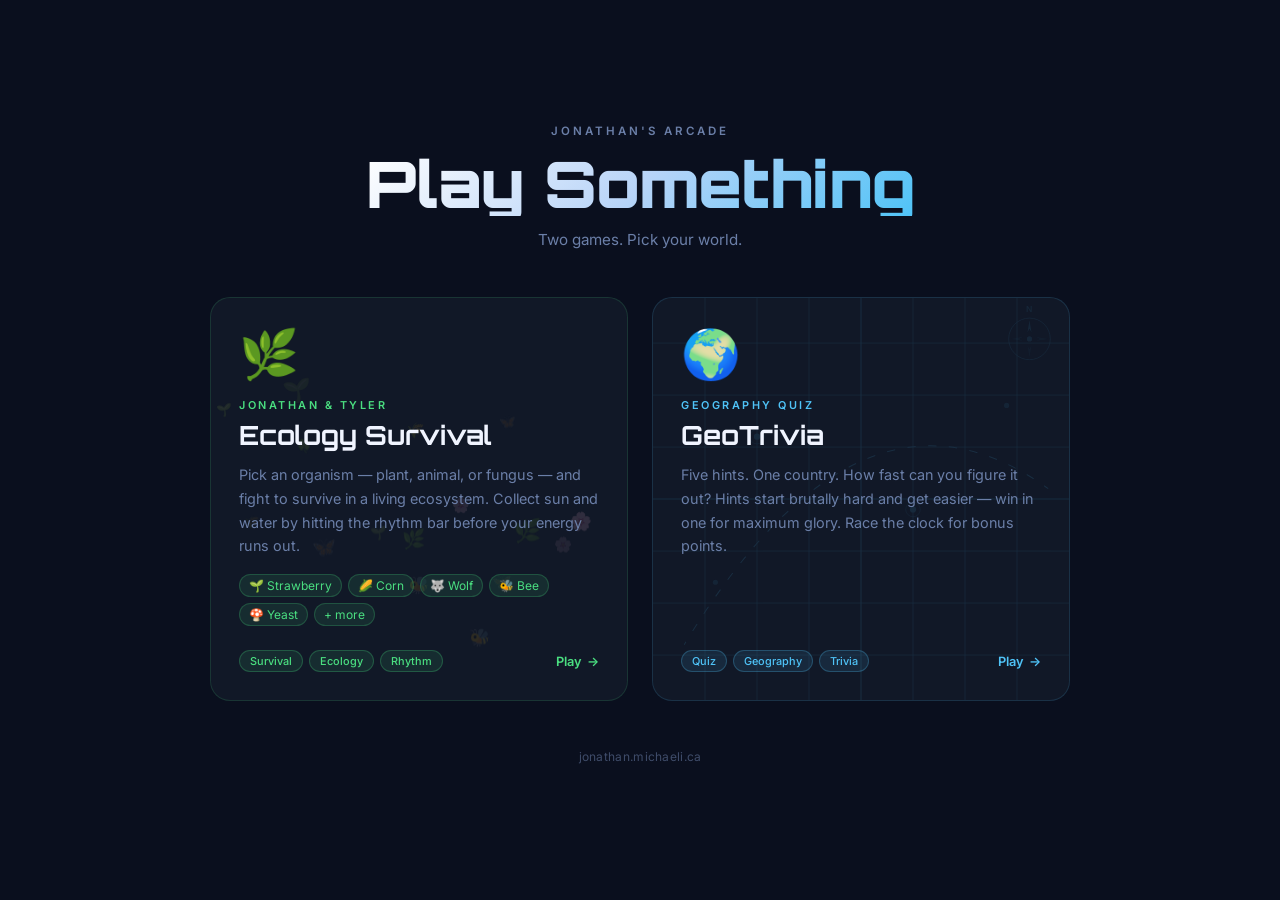
<file: index.html>
<!DOCTYPE html>
<html lang="en">
<head>
  <meta charset="UTF-8" />
  <meta name="viewport" content="width=device-width, initial-scale=1.0" />
  <title>Jonathan's Arcade</title>
  <link rel="preconnect" href="https://fonts.googleapis.com" />
  <link rel="preconnect" href="https://fonts.gstatic.com" crossorigin />
  <link href="https://fonts.googleapis.com/css2?family=Orbitron:wght@700;900&family=Inter:wght@400;500;600&display=swap" rel="stylesheet" />
  <style>
    *, *::before, *::after { box-sizing: border-box; margin: 0; padding: 0; }

    :root {
      --bg:         #0a0f1e;
      --bg-card:    #111827;
      --border:     rgba(255,255,255,0.07);
      --text:       #f0f4ff;
      --muted:      #6b7fa8;
      /* Ecology — leafy green */
      --green:      #4ade80;
      --green-dim:  rgba(74,222,128,0.10);
      --green-glow: rgba(74,222,128,0.28);
      /* GeoTrivia — cyan */
      --cyan:       #4fc3f7;
      --cyan-dim:   rgba(79,195,247,0.10);
      --cyan-glow:  rgba(79,195,247,0.28);
    }

    html, body {
      min-height: 100%;
      background: var(--bg);
      color: var(--text);
      font-family: 'Inter', system-ui, sans-serif;
      overflow-x: hidden;
    }

    /* Starfield */
    body::before {
      content: '';
      position: fixed;
      inset: 0;
      background-image:
        radial-gradient(1px 1px at 12% 18%, rgba(255,255,255,.55) 0%, transparent 0%),
        radial-gradient(1px 1px at 34% 62%, rgba(255,255,255,.40) 0%, transparent 0%),
        radial-gradient(1px 1px at 56%  9%, rgba(255,255,255,.60) 0%, transparent 0%),
        radial-gradient(1px 1px at 78% 44%, rgba(255,255,255,.45) 0%, transparent 0%),
        radial-gradient(1px 1px at 91% 77%, rgba(255,255,255,.50) 0%, transparent 0%),
        radial-gradient(1px 1px at  7% 85%, rgba(255,255,255,.40) 0%, transparent 0%),
        radial-gradient(1px 1px at 47% 32%, rgba(255,255,255,.35) 0%, transparent 0%),
        radial-gradient(1px 1px at 23% 50%, rgba(255,255,255,.50) 0%, transparent 0%),
        radial-gradient(1px 1px at 67% 88%, rgba(255,255,255,.40) 0%, transparent 0%),
        radial-gradient(1px 1px at 88% 14%, rgba(255,255,255,.55) 0%, transparent 0%),
        radial-gradient(1px 1px at  3% 30%, rgba(255,255,255,.30) 0%, transparent 0%),
        radial-gradient(1px 1px at 52% 72%, rgba(255,255,255,.45) 0%, transparent 0%),
        radial-gradient(1.5px 1.5px at 40%  5%, rgba(255,255,255,.70) 0%, transparent 0%),
        radial-gradient(1.5px 1.5px at 80% 60%, rgba(255,255,255,.60) 0%, transparent 0%);
      pointer-events: none;
      z-index: 0;
    }

    /* Layout */
    .page {
      position: relative;
      z-index: 1;
      min-height: 100vh;
      display: flex;
      flex-direction: column;
      align-items: center;
      justify-content: center;
      padding: 48px 20px 60px;
      gap: 48px;
      animation: fadein 0.7s ease both;
    }
    @keyframes fadein {
      from { opacity: 0; transform: translateY(16px); }
      to   { opacity: 1; transform: translateY(0); }
    }

    /* Header */
    .header { text-align: center; }
    .header-eyebrow {
      font-size: 0.72rem;
      font-weight: 600;
      letter-spacing: 3px;
      text-transform: uppercase;
      color: var(--muted);
      margin-bottom: 14px;
    }
    .site-title {
      font-family: 'Orbitron', sans-serif;
      font-weight: 900;
      font-size: clamp(2.2rem, 7vw, 4rem);
      letter-spacing: -1px;
      line-height: 1;
      background: linear-gradient(135deg, #ffffff 0%, #b8d4f8 50%, var(--cyan) 100%);
      -webkit-background-clip: text;
      -webkit-text-fill-color: transparent;
      background-clip: text;
    }
    .header-sub {
      margin-top: 14px;
      font-size: 0.95rem;
      color: var(--muted);
    }

    /* Grid */
    .games-grid {
      display: grid;
      grid-template-columns: repeat(auto-fit, minmax(300px, 1fr));
      gap: 24px;
      width: 100%;
      max-width: 860px;
    }

    /* Card */
    .game-card {
      position: relative;
      border-radius: 20px;
      border: 1px solid var(--border);
      background: var(--bg-card);
      overflow: hidden;
      text-decoration: none;
      color: inherit;
      display: flex;
      flex-direction: column;
      min-height: 400px;
      transition: transform 0.25s ease, border-color 0.25s ease, box-shadow 0.25s ease;
    }
    .game-card:hover  { transform: translateY(-6px); }
    .game-card:focus  { outline: 2px solid var(--cyan); outline-offset: 3px; }

    .card-eco { border-color: rgba(74,222,128,0.15); }
    .card-eco:hover {
      border-color: var(--green-glow);
      box-shadow: 0 0 60px rgba(74,222,128,0.12), 0 20px 40px rgba(0,0,0,0.5);
    }
    .card-geo { border-color: rgba(79,195,247,0.15); }
    .card-geo:hover {
      border-color: var(--cyan-glow);
      box-shadow: 0 0 60px rgba(79,195,247,0.12), 0 20px 40px rgba(0,0,0,0.5);
    }

    /* Animated card backgrounds */
    .card-bg {
      position: absolute;
      inset: 0;
      overflow: hidden;
    }
    .card-bg canvas,
    .card-bg svg { width: 100%; height: 100%; }

    /* Ecology bg canvas */
    #eco-canvas { opacity: 0.15; }

    /* GeoTrivia bg svg */
    .card-geo .card-bg svg { opacity: 0.12; }

    /* Card content */
    .card-content {
      position: relative;
      z-index: 2;
      padding: 32px 28px 28px;
      display: flex;
      flex-direction: column;
      flex: 1;
    }
    .card-icon {
      font-size: 3rem;
      line-height: 1;
      margin-bottom: 20px;
      display: block;
    }
    .card-label {
      font-size: 0.68rem;
      font-weight: 600;
      letter-spacing: 2.5px;
      text-transform: uppercase;
      margin-bottom: 8px;
    }
    .card-eco .card-label { color: var(--green); }
    .card-geo .card-label { color: var(--cyan); }

    .card-title {
      font-family: 'Orbitron', sans-serif;
      font-weight: 700;
      font-size: clamp(1.3rem, 3.5vw, 1.65rem);
      line-height: 1.1;
      margin-bottom: 14px;
    }
    .card-desc {
      font-size: 0.9rem;
      color: var(--muted);
      line-height: 1.65;
      flex: 1;
    }

    /* Organism preview strip */
    .org-strip {
      display: flex;
      gap: 6px;
      margin: 16px 0 0;
      flex-wrap: wrap;
    }
    .org-chip {
      font-size: 0.75rem;
      padding: 3px 9px;
      border-radius: 20px;
      background: var(--green-dim);
      border: 1px solid rgba(74,222,128,0.22);
      color: var(--green);
    }

    .card-footer {
      margin-top: 24px;
      display: flex;
      align-items: center;
      justify-content: space-between;
    }
    .card-tags { display: flex; gap: 6px; flex-wrap: wrap; }
    .tag {
      font-size: 0.68rem;
      font-weight: 500;
      padding: 3px 10px;
      border-radius: 20px;
      border: 1px solid;
    }
    .card-eco .tag { background: var(--green-dim); color: var(--green); border-color: rgba(74,222,128,0.25); }
    .card-geo .tag { background: var(--cyan-dim);  color: var(--cyan);  border-color: rgba(79,195,247,0.25); }

    .card-cta {
      font-size: 0.8rem;
      font-weight: 600;
      display: flex;
      align-items: center;
      gap: 5px;
      white-space: nowrap;
      transition: gap 0.2s;
    }
    .card-eco .card-cta { color: var(--green); }
    .card-geo .card-cta { color: var(--cyan); }
    .game-card:hover .card-cta { gap: 9px; }

    /* Footer */
    .site-footer {
      font-size: 0.75rem;
      color: var(--muted);
      text-align: center;
      opacity: 0.55;
      letter-spacing: 0.3px;
    }

    /* Responsive */
    @media (max-width: 480px) {
      .page { padding: 36px 16px 48px; gap: 32px; }
      .games-grid { grid-template-columns: 1fr; }
      .game-card { min-height: 340px; }
      .card-content { padding: 24px 20px 20px; }
    }
    @media (prefers-reduced-motion: reduce) {
      .page { animation: none; }
      .game-card { transition: none; }
    }
  </style>
</head>
<body>

<div class="page">

  <header class="header">
    <p class="header-eyebrow">Jonathan's Arcade</p>
    <h1 class="site-title">Play Something</h1>
    <p class="header-sub">Two games. Pick your world.</p>
  </header>

  <main class="games-grid">

    <!-- Ecology Survival Game -->
    <a class="game-card card-eco" href="/GameOfLife" aria-label="Play Ecology Survival Game">
      <div class="card-bg">
        <canvas id="eco-canvas"></canvas>
      </div>
      <div class="card-content">
        <span class="card-icon" aria-hidden="true">🌿</span>
        <span class="card-label">Jonathan &amp; Tyler</span>
        <h2 class="card-title">Ecology Survival</h2>
        <p class="card-desc">
          Pick an organism — plant, animal, or fungus — and fight to survive
          in a living ecosystem. Collect sun and water by hitting the rhythm
          bar before your energy runs out.
        </p>
        <div class="org-strip" aria-label="Playable organisms">
          <span class="org-chip">🌱 Strawberry</span>
          <span class="org-chip">🌽 Corn</span>
          <span class="org-chip">🐺 Wolf</span>
          <span class="org-chip">🐝 Bee</span>
          <span class="org-chip">🍄 Yeast</span>
          <span class="org-chip">+ more</span>
        </div>
        <div class="card-footer">
          <div class="card-tags">
            <span class="tag">Survival</span>
            <span class="tag">Ecology</span>
            <span class="tag">Rhythm</span>
          </div>
          <span class="card-cta">Play <span aria-hidden="true">→</span></span>
        </div>
      </div>
    </a>

    <!-- GeoTrivia -->
    <a class="game-card card-geo" href="/GeoTrivia" aria-label="Play GeoTrivia">
      <div class="card-bg">
        <svg viewBox="0 0 400 400" xmlns="http://www.w3.org/2000/svg" preserveAspectRatio="xMidYMid slice">
          <line x1="0" y1="50"  x2="400" y2="50"  stroke="#4fc3f7" stroke-width="0.6"/>
          <line x1="0" y1="100" x2="400" y2="100" stroke="#4fc3f7" stroke-width="0.6"/>
          <line x1="0" y1="150" x2="400" y2="150" stroke="#4fc3f7" stroke-width="0.6"/>
          <line x1="0" y1="200" x2="400" y2="200" stroke="#4fc3f7" stroke-width="1"/>
          <line x1="0" y1="250" x2="400" y2="250" stroke="#4fc3f7" stroke-width="0.6"/>
          <line x1="0" y1="300" x2="400" y2="300" stroke="#4fc3f7" stroke-width="0.6"/>
          <line x1="0" y1="350" x2="400" y2="350" stroke="#4fc3f7" stroke-width="0.6"/>
          <line x1="50"  y1="0" x2="50"  y2="400" stroke="#4fc3f7" stroke-width="0.6"/>
          <line x1="100" y1="0" x2="100" y2="400" stroke="#4fc3f7" stroke-width="0.6"/>
          <line x1="150" y1="0" x2="150" y2="400" stroke="#4fc3f7" stroke-width="0.6"/>
          <line x1="200" y1="0" x2="200" y2="400" stroke="#4fc3f7" stroke-width="1"/>
          <line x1="250" y1="0" x2="250" y2="400" stroke="#4fc3f7" stroke-width="0.6"/>
          <line x1="300" y1="0" x2="300" y2="400" stroke="#4fc3f7" stroke-width="0.6"/>
          <line x1="350" y1="0" x2="350" y2="400" stroke="#4fc3f7" stroke-width="0.6"/>
          <path d="M 30 340 Q 200 60 380 190" fill="none" stroke="#4fc3f7" stroke-width="1" stroke-dasharray="8 12">
            <animate attributeName="stroke-dashoffset" from="0" to="-80" dur="6s" repeatCount="indefinite"/>
          </path>
          <circle cx="100" cy="140" r="3" fill="#4fc3f7" opacity="0.8"/>
          <circle cx="100" cy="140" r="7" fill="none" stroke="#4fc3f7" stroke-width="0.8" opacity="0.5"/>
          <circle cx="250" cy="210" r="3" fill="#4fc3f7" opacity="0.8"/>
          <circle cx="250" cy="210" r="7" fill="none" stroke="#4fc3f7" stroke-width="0.8" opacity="0.5"/>
          <circle cx="340" cy="110" r="2.5" fill="#4fc3f7" opacity="0.6"/>
          <circle cx="60"  cy="280" r="2.5" fill="#4fc3f7" opacity="0.6"/>
          <g transform="translate(362,46)" opacity="0.7">
            <circle r="20" fill="none" stroke="#4fc3f7" stroke-width="0.8"/>
            <polygon points="0,-18 2,-6 0,-10 -2,-6" fill="#4fc3f7"/>
            <polygon points="0,18 2,6 0,10 -2,6"    fill="#4fc3f7" opacity="0.4"/>
            <polygon points="-18,0 -6,2 -10,0 -6,-2" fill="#4fc3f7" opacity="0.4"/>
            <polygon points="18,0 6,2 10,0 6,-2"    fill="#4fc3f7" opacity="0.4"/>
            <circle r="2.5" fill="#4fc3f7"/>
            <text y="-26" text-anchor="middle" font-size="8" font-family="Inter,sans-serif" fill="#4fc3f7" font-weight="600">N</text>
          </g>
        </svg>
      </div>
      <div class="card-content">
        <span class="card-icon" aria-hidden="true">🌍</span>
        <span class="card-label">Geography Quiz</span>
        <h2 class="card-title">GeoTrivia</h2>
        <p class="card-desc">
          Five hints. One country. How fast can you figure it out?
          Hints start brutally hard and get easier — win in one for
          maximum glory. Race the clock for bonus points.
        </p>
        <div class="card-footer">
          <div class="card-tags">
            <span class="tag">Quiz</span>
            <span class="tag">Geography</span>
            <span class="tag">Trivia</span>
          </div>
          <span class="card-cta">Play <span aria-hidden="true">→</span></span>
        </div>
      </div>
    </a>

  </main>

  <footer class="site-footer">jonathan.michaeli.ca</footer>

</div>

<script>
// Ecology card background — floating organisms drifting upward
(function () {
  const canvas = document.getElementById('eco-canvas');
  if (!canvas) return;

  const ctx   = canvas.getContext('2d');
  const emojis = ['🌱','🌿','🍃','🌸','🍄','🐝','🌾','🦋','🍀'];
  let W, H, particles;

  function resize() {
    const r = canvas.parentElement.getBoundingClientRect();
    W = canvas.width  = Math.round(r.width);
    H = canvas.height = Math.round(r.height);
    particles = Array.from({ length: 18 }, () => makeParticle(true));
  }

  function makeParticle(randomY) {
    return {
      x:     Math.random() * W,
      y:     randomY ? Math.random() * H : H + 20,
      size:  10 + Math.random() * 14,
      speed: 0.25 + Math.random() * 0.45,
      drift: (Math.random() - 0.5) * 0.3,
      emoji: emojis[Math.floor(Math.random() * emojis.length)],
      alpha: 0.4 + Math.random() * 0.5,
    };
  }

  function draw() {
    ctx.clearRect(0, 0, W, H);
    particles.forEach(p => {
      ctx.globalAlpha = p.alpha;
      ctx.font = `${p.size}px serif`;
      ctx.fillText(p.emoji, p.x, p.y);
    });
    ctx.globalAlpha = 1;
  }

  function tick() {
    particles.forEach((p, i) => {
      p.y     -= p.speed;
      p.x     += p.drift;
      if (p.y < -30) particles[i] = makeParticle(false);
    });
    draw();
    requestAnimationFrame(tick);
  }

  resize();
  tick();

  let t;
  window.addEventListener('resize', () => { clearTimeout(t); t = setTimeout(resize, 200); });
})();
</script>

</body>
</html>
</file>
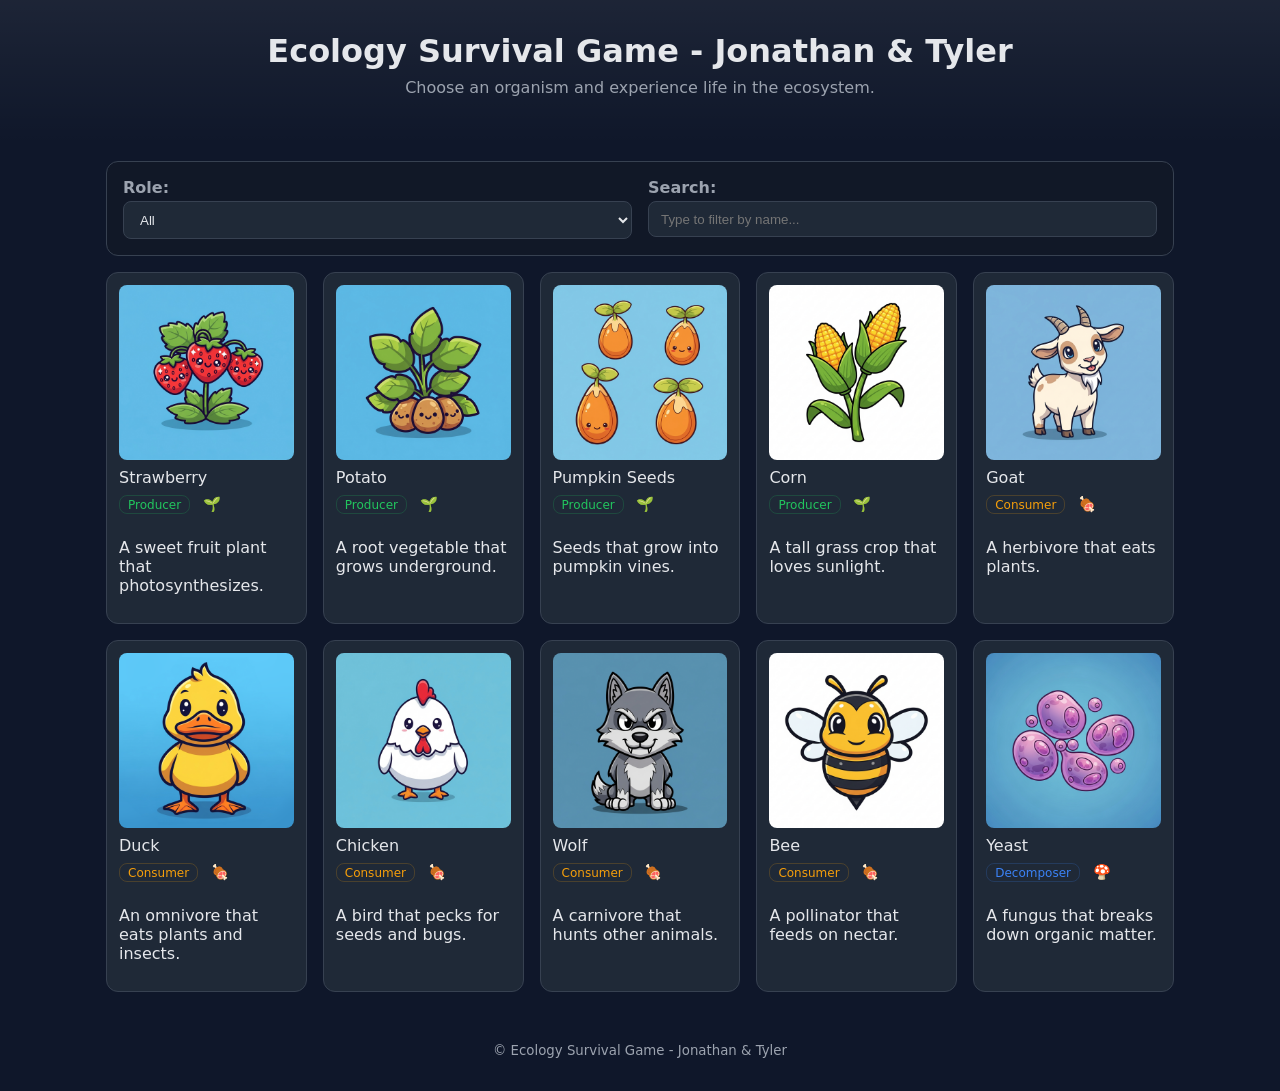
<file: GameOfLife/index.html>
<!DOCTYPE html>
<html lang="en">
<head>
  <meta charset="UTF-8" />
  <meta name="viewport" content="width=device-width, initial-scale=1" />
  <title>Ecology Survival Game</title>
  <link rel="icon" href="data:image/svg+xml,<svg xmlns=%22http://www.w3.org/2000/svg%22 viewBox=%220 0 100 100%22><text y=%22.9em%22 font-size=%2290%22>🌱</text></svg>">
  <link rel="stylesheet" href="styles.css" />
</head>
<body>
  <header class="site-header">
    <h1>Ecology Survival Game - Jonathan & Tyler</h1>
    <p>Choose an organism and experience life in the ecosystem.</p>
  </header>

  <main class="container">

    <section class="filters">
      <div class="filter-group">
        <label for="roleFilter"><strong>Role:</strong></label>
        <select id="roleFilter">
          <option value="all">All</option>
          <option value="Producer">Producer 🌱</option>
          <option value="Consumer">Consumer 🍖</option>
          <option value="Decomposer">Decomposer 🍄</option>
        </select>
      </div>
      <div class="filter-group">
        <label for="searchInput"><strong>Search:</strong></label>
        <input id="searchInput" type="text" placeholder="Type to filter by name..." />
      </div>
    </section>

    <section id="cardGrid" class="card-grid" aria-live="polite">
      <!-- Cards injected by script.js -->
    </section>

    <section id="detailPanel" class="detail-panel hidden">
      <div id="detailContent"><!-- Filled dynamically --></div>
    </section>
  </main>

  <footer class="site-footer">
    <small>© Ecology Survival Game - Jonathan & Tyler</small>
  </footer>

  <script src="script.js"></script>
</body>
</html>
</file>
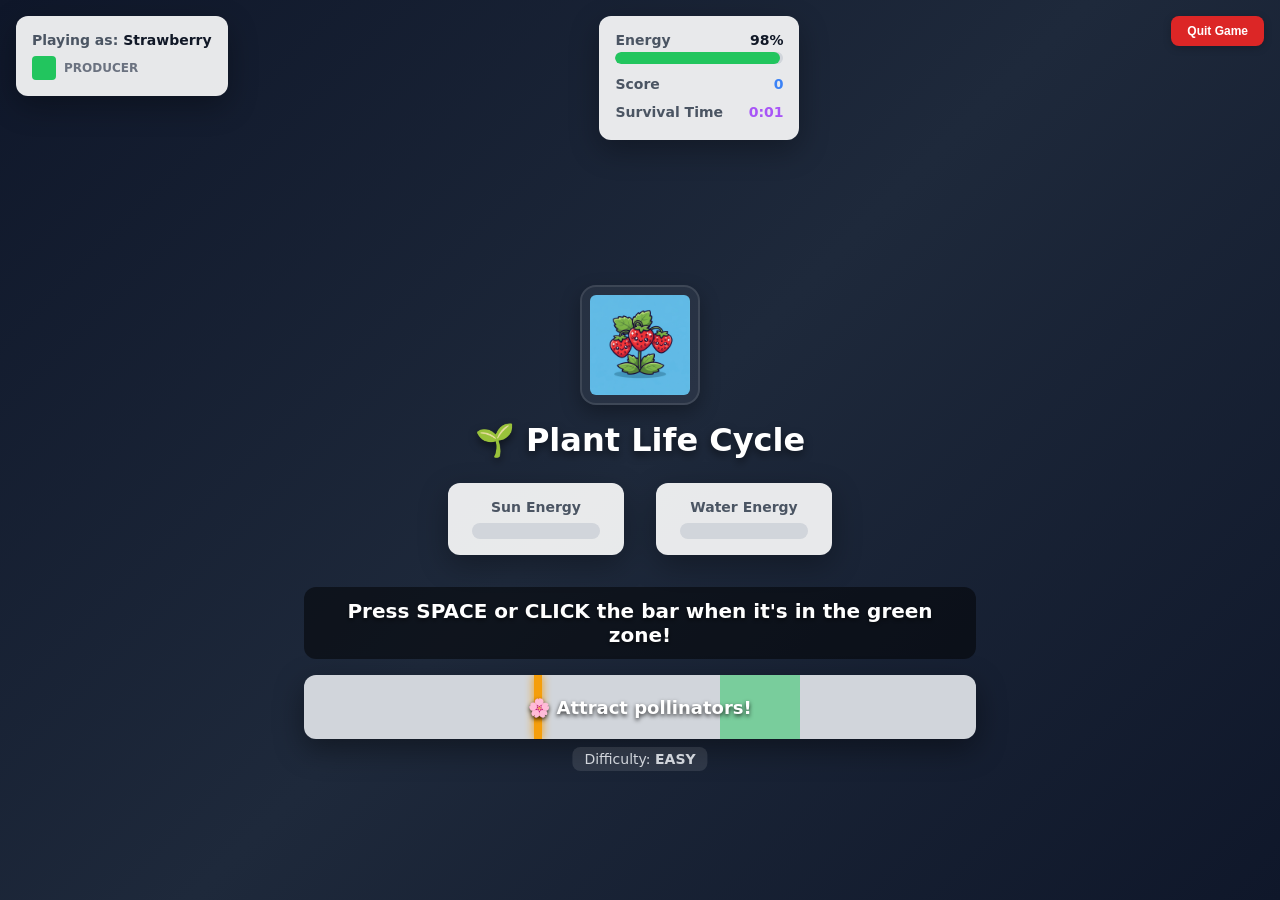
<file: game.html>
<!DOCTYPE html>
<html lang="en">
<head>
  <meta charset="UTF-8" />
  <meta name="viewport" content="width=device-width, initial-scale=1" />
  <title>Ecology Survival Game - Play</title>
  <link rel="icon" href="data:image/svg+xml,<svg xmlns=%22http://www.w3.org/2000/svg%22 viewBox=%220 0 100 100%22><text y=%22.9em%22 font-size=%2290%22>🌱</text></svg>">
  <link rel="stylesheet" href="game-styles.css" />
</head>
<body>
  <!-- Animated Background -->
  <div id="background"></div>

  <!-- Game UI -->
  <div id="gameUI">
    <!-- Top Bar -->
    <div class="top-bar">
      <!-- Organism Info -->
      <div class="info-card organism-info">
        <h3>Playing as: <span id="organismName">Loading...</span></h3>
        <div class="role-badge-container">
          <div class="role-color" id="roleColor"></div>
          <span id="roleLabel">PRODUCER</span>
        </div>
      </div>

      <!-- Stats Panel -->
      <div class="info-card stats-panel">
        <div class="stat-item">
          <div class="stat-header">
            <span class="stat-label">Energy</span>
            <span class="stat-value" id="energyValue">100%</span>
          </div>
          <div class="progress-bar">
            <div class="progress-fill" id="energyBar" style="width: 100%"></div>
          </div>
        </div>
        <div class="stat-item">
          <div class="stat-header">
            <span class="stat-label">Score</span>
            <span class="stat-value score" id="scoreValue">0</span>
          </div>
        </div>
        <div class="stat-item">
          <div class="stat-header">
            <span class="stat-label">Survival Time</span>
            <span class="stat-value time" id="timeValue">0:00</span>
          </div>
        </div>
      </div>

      <!-- Quit Button -->
      <div>
        <button class="btn btn-quit" id="quitBtn">Quit Game</button>
      </div>
    </div>

    <!-- Gameplay Area -->
    <div class="gameplay-area">
      <div class="game-title">
        <div class="organism-image-container">
          <img id="organismImage" src="" alt="Organism" class="organism-image" />
        </div>
        <h2 id="gameTitle">🌱 Plant Life Cycle</h2>
        <div class="resource-bars">
          <div class="resource-card">
            <p class="resource-label">Sun Energy</p>
            <div class="resource-progress">
              <div class="resource-fill sun" id="sunBar" style="width: 0%"></div>
            </div>
          </div>
          <div class="resource-card">
            <p class="resource-label">Water Energy</p>
            <div class="resource-progress">
              <div class="resource-fill water" id="waterBar" style="width: 0%"></div>
            </div>
          </div>
        </div>
      </div>

      <!-- Rhythm Game Area -->
      <div class="rhythm-container">
        <div class="rhythm-instruction" id="instruction">Press SPACE or CLICK the bar when it's in the green zone!</div>
        <div class="rhythm-track">
          <div class="hit-zone" id="hitZone"></div>
          <div class="rhythm-slider" id="slider"></div>
          <div class="track-label">
            <span id="currentAction">☀️ Collect Sunlight!</span>
          </div>
        </div>
        <div class="difficulty-label">
          Difficulty: <span id="difficultyLabel">MEDIUM</span>
        </div>
      </div>
    </div>
  </div>

  <!-- Game Over Screen -->
  <div id="gameOverScreen" class="game-over hidden">
    <div class="game-over-panel">
      <h1>Game Over!</h1>
      <div class="final-stats">
        <p>Final Score: <strong id="finalScore">0</strong></p>
        <p>Survival Time: <strong id="finalTime">0:00</strong></p>
        <p id="finalMessage">You tried your best!</p>
      </div>
      <div class="game-over-actions">
        <button class="btn btn-primary" id="restartBtn">Play Again</button>
        <button class="btn" id="backToMenuBtn">Back to Menu</button>
      </div>
    </div>
  </div>

  <script src="game-script.js"></script>
</body>
</html>
</file>
<file: GameOfLife/styles.css>
:root {
  --bg: #0f172a;
  --panel: #111827;
  --text: #e5e7eb;
  --muted: #9ca3af;
  --accent: #22c55e;
  --accent-2: #f59e0b;
  --accent-3: #3b82f6;
  --danger: #ef4444;
  --card: #1f2937;
  --border: #374151;
}

* { box-sizing: border-box; }
html, body { margin: 0; padding: 0; background: var(--bg); color: var(--text); font-family: system-ui, -apple-system, Segoe UI, Roboto, Ubuntu, Cantarell, 'Helvetica Neue', Arial, 'Noto Sans', 'Apple Color Emoji', 'Segoe UI Emoji'; }

.site-header { padding: 2rem 1rem; text-align: center; background: linear-gradient(180deg, rgba(255,255,255,0.06), rgba(255,255,255,0)); }
.site-header h1 { margin: 0; font-size: 2rem; }
.site-header p { margin-top: .5rem; color: var(--muted); }

.container { max-width: 1100px; margin: 0 auto; padding: 1rem; }

.filters {
  display: grid; grid-template-columns: repeat(auto-fit, minmax(240px, 1fr)); gap: 1rem;
  background: var(--panel); border: 1px solid var(--border); border-radius: .75rem; padding: 1rem;
}
.filter-group label { display: block; margin-bottom: .25rem; color: var(--muted); }
.filter-group select, .filter-group input {
  width: 100%; padding: .6rem .75rem; border-radius: .5rem; border: 1px solid var(--border);
  background: var(--card); color: var(--text);
}

.card-grid { 
  display: flex;
  flex-wrap: wrap;
  gap: 1rem; 
  margin-top: 1rem;
  justify-content: center;
}

/* Responsive card grid with center alignment for incomplete rows */
@media (max-width: 1200px) {
  .card-grid { 
    /* Stays as flexbox with center alignment */
  }
}

@media (max-width: 900px) {
  .card-grid { 
    /* Stays as flexbox with center alignment */
  }
}

@media (max-width: 600px) {
  .card-grid { 
    /* Stays as flexbox with center alignment */
  }
}
.card {
  flex: 0 0 calc(20% - 0.8rem); /* 5 cards per row on large screens */
  max-width: calc(20% - 0.8rem);
  background: var(--card); border: 1px solid var(--border); border-radius: .75rem;
  padding: .75rem; display: flex; flex-direction: column; gap: .5rem; transition: transform .15s ease, box-shadow .15s ease, border-color .15s ease;
  cursor: pointer;
}

@media (max-width: 1200px) {
  .card {
    flex: 0 0 calc(25% - 0.75rem); /* 4 cards per row */
    max-width: calc(25% - 0.75rem);
  }
}

@media (max-width: 900px) {
  .card {
    flex: 0 0 calc(33.333% - 0.667rem); /* 3 cards per row */
    max-width: calc(33.333% - 0.667rem);
  }
}

@media (max-width: 600px) {
  .card {
    flex: 0 0 calc(50% - 0.5rem); /* 2 cards per row */
    max-width: calc(50% - 0.5rem);
  }
}
.card:hover { transform: translateY(-3px); box-shadow: 0 8px 20px rgba(0,0,0,.35); border-color: #4b5563; }
.card img { width: 100%; aspect-ratio: 1 / 1; object-fit: contain; border-radius: .5rem; background: rgba(255,255,255,.03); }
.card .title { font-weight: 600; font-size: 1.05rem; }
.card .role { font-size: .9rem; color: var(--muted); }

.badge { display: inline-block; padding: .1rem .5rem; border-radius: .5rem; font-size: .75rem; border: 1px solid var(--border); }
.badge.producer { color: #22c55e; border-color: #22c55e33; }
.badge.consumer { color: #f59e0b; border-color: #f59e0b33; }
.badge.decomposer { color: #3b82f6; border-color: #3b82f633; }

.button {
  padding: .5rem .75rem; border-radius: .5rem; border: 1px solid var(--border);
  background: #0b1324; color: var(--text); cursor: pointer; transition: background .15s ease, border-color .15s ease;
}
.button.primary { background: #0d1b34; border-color: #2f3f5e; }
.button:hover { background: #0f203e; border-color: #3c4f72; }
.button.danger { background: #3c1515; border-color: #6b1a1a; }
.button.danger:hover { background: #571b1b; }

.detail-panel {
  position: fixed; inset: 0; background: rgba(0,0,0,.55); display: grid; place-items: center; padding: 1rem;
}
.detail-panel .panel {
  background: var(--panel); border: 1px solid var(--border); border-radius: .75rem; max-width: 720px; width: 100%;
  padding: 1rem; display: grid; grid-template-columns: 1fr 1.3fr; gap: 1rem; position: relative;
}
.detail-panel.hidden { display: none; }
.close-btn {
  position: absolute; top: -0.5rem; right: -0.5rem; 
  width: 2.5rem; height: 2.5rem; 
  background: var(--danger); 
  color: white;
  border: 2px solid var(--panel); 
  border-radius: 50%; 
  font-size: 1.25rem; 
  font-weight: bold;
  line-height: 1; 
  cursor: pointer;
  display: flex;
  align-items: center;
  justify-content: center;
  transition: all 0.2s ease;
  box-shadow: 0 2px 8px rgba(0,0,0,0.3);
  z-index: 10;
}
.close-btn:hover {
  background: #dc2626;
  transform: scale(1.1);
  box-shadow: 0 4px 12px rgba(239, 68, 68, 0.5);
}

.site-footer { padding: 2rem 1rem; text-align: center; color: var(--muted); }
</file>
<file: game-styles.css>
:root {
  --bg: #0f172a;
  --panel: #111827;
  --text: #e5e7eb;
  --muted: #9ca3af;
  --accent: #22c55e;
  --accent-2: #f59e0b;
  --accent-3: #3b82f6;
  --danger: #ef4444;
  --card: #1f2937;
  --border: #374151;
  --sun: #fbbf24;
  --water: #3b82f6;
}

* {
  box-sizing: border-box;
  margin: 0;
  padding: 0;
}

html, body {
  width: 100%;
  min-height: 100%;
  overflow-x: hidden;
  overflow-y: auto;
  background: var(--bg);
  color: var(--text);
  font-family: system-ui, -apple-system, Segoe UI, Roboto, Ubuntu, Cantarell, 'Helvetica Neue', Arial, sans-serif;
}

/* Animated Background */
#background {
  position: fixed;
  inset: 0;
  z-index: 0;
  background: linear-gradient(135deg, #0f172a 0%, #1e293b 50%, #0f172a 100%);
  animation: backgroundPulse 10s ease-in-out infinite;
}

@keyframes backgroundPulse {
  0%, 100% { background-position: 0% 50%; }
  50% { background-position: 100% 50%; }
}

/* Game UI Container */
#gameUI {
  position: relative;
  z-index: 10;
  width: 100%;
  min-height: 100vh;
  display: flex;
  flex-direction: column;
  padding: 1rem;
  pointer-events: none;
}

#gameUI > * {
  pointer-events: auto;
}

/* Top Bar */
.top-bar {
  display: flex;
  justify-content: space-between;
  align-items: flex-start;
  gap: 1rem;
  flex-wrap: wrap;
  margin-bottom: 2rem;
}

/* Info Cards */
.info-card {
  background: rgba(255, 255, 255, 0.9);
  border-radius: 0.75rem;
  padding: 1rem;
  box-shadow: 0 10px 30px rgba(0, 0, 0, 0.3);
  color: #1f2937;
}

.organism-info h3 {
  font-size: 0.875rem;
  font-weight: 600;
  color: #4b5563;
  margin-bottom: 0.5rem;
}

.organism-info h3 span {
  color: #111827;
}

.role-badge-container {
  display: flex;
  align-items: center;
  gap: 0.5rem;
}

.role-color {
  width: 1.5rem;
  height: 1.5rem;
  border-radius: 0.25rem;
}

.role-badge-container span {
  font-size: 0.75rem;
  color: #6b7280;
  font-weight: 600;
}

/* Stats Panel */
.stats-panel {
  min-width: 200px;
}

.stat-item {
  margin-bottom: 0.75rem;
}

.stat-item:last-child {
  margin-bottom: 0;
}

.stat-header {
  display: flex;
  justify-content: space-between;
  font-size: 0.875rem;
  margin-bottom: 0.25rem;
}

.stat-label {
  font-weight: 600;
  color: #4b5563;
}

.stat-value {
  font-weight: 700;
  color: #111827;
}

.stat-value.score {
  color: #3b82f6;
}

.stat-value.time {
  color: #a855f7;
}

.progress-bar {
  width: 100%;
  height: 0.75rem;
  background: #d1d5db;
  border-radius: 9999px;
  overflow: hidden;
}

.progress-fill {
  height: 100%;
  transition: width 0.3s ease, background-color 0.3s ease;
  background: var(--accent);
  border-radius: 9999px;
}

.progress-fill.low {
  background: var(--danger);
}

.progress-fill.medium {
  background: var(--accent-2);
}

/* Buttons */
.btn {
  padding: 0.5rem 1rem;
  border-radius: 0.5rem;
  border: none;
  font-size: 0.75rem;
  font-weight: 600;
  cursor: pointer;
  transition: all 0.2s ease;
  box-shadow: 0 2px 8px rgba(0, 0, 0, 0.2);
}

.btn-quit {
  background: #dc2626;
  color: white;
}

.btn-quit:hover {
  background: #b91c1c;
  box-shadow: 0 4px 12px rgba(220, 38, 38, 0.4);
}

.btn-primary {
  background: #3b82f6;
  color: white;
}

.btn-primary:hover {
  background: #2563eb;
  box-shadow: 0 4px 12px rgba(59, 130, 246, 0.4);
}

.btn:not(.btn-quit):not(.btn-primary) {
  background: rgba(255, 255, 255, 0.9);
  color: #1f2937;
}

.btn:not(.btn-quit):not(.btn-primary):hover {
  background: white;
}

/* Gameplay Area */
.gameplay-area {
  flex: 1;
  display: flex;
  flex-direction: column;
  align-items: center;
  justify-content: center;
  padding: 2rem;
}

.game-title {
  margin-bottom: 2rem;
  text-align: center;
}

.organism-image-container {
  margin-bottom: 1rem;
  display: flex;
  justify-content: center;
}

.organism-image {
  width: 120px;
  height: 120px;
  object-fit: contain;
  background: rgba(255, 255, 255, 0.05);
  border-radius: 1rem;
  padding: 0.5rem;
  box-shadow: 0 8px 20px rgba(0, 0, 0, 0.3);
  border: 2px solid rgba(255, 255, 255, 0.1);
}

.game-title h2 {
  font-size: 2rem;
  font-weight: 700;
  color: white;
  text-shadow: 0 4px 8px rgba(0, 0, 0, 0.5);
  margin-bottom: 1.5rem;
}

.resource-bars {
  display: flex;
  gap: 2rem;
  justify-content: center;
}

.resource-card {
  background: rgba(255, 255, 255, 0.9);
  padding: 1rem 1.5rem;
  border-radius: 0.75rem;
  box-shadow: 0 10px 30px rgba(0, 0, 0, 0.3);
}

.resource-label {
  font-size: 0.875rem;
  font-weight: 600;
  color: #4b5563;
  margin-bottom: 0.5rem;
}

.resource-progress {
  width: 8rem;
  height: 1rem;
  background: #d1d5db;
  border-radius: 9999px;
  overflow: hidden;
}

.resource-fill {
  height: 100%;
  transition: width 0.3s ease;
  border-radius: 9999px;
}

.resource-fill.sun {
  background: var(--sun);
}

.resource-fill.water {
  background: var(--water);
}

/* Rhythm Game */
.rhythm-container {
  width: 100%;
  max-width: 42rem;
  margin: 0 auto;
}

.rhythm-instruction {
  text-align: center;
  font-size: 1.25rem;
  font-weight: 700;
  color: white;
  background: rgba(0, 0, 0, 0.5);
  padding: 0.75rem 1.5rem;
  border-radius: 0.75rem;
  margin-bottom: 1rem;
  text-shadow: 0 2px 4px rgba(0, 0, 0, 0.5);
}

.rhythm-track {
  position: relative;
  width: 100%;
  height: 4rem;
  background: #d1d5db;
  border-radius: 0.75rem;
  overflow: hidden;
  box-shadow: 0 10px 30px rgba(0, 0, 0, 0.4);
  cursor: pointer;
}

.hit-zone {
  position: absolute;
  top: 0;
  height: 100%;
  width: 10%;
  background: var(--accent);
  opacity: 0.5;
  transition: left 0.3s ease;
}

.rhythm-slider {
  position: absolute;
  top: 0;
  height: 100%;
  width: 0.5rem;
  background: var(--accent-2);
  box-shadow: 0 0 10px var(--accent-2);
  will-change: transform;
  cursor: pointer;
  transition: transform 0.1s ease;
}

.rhythm-slider:hover {
  transform: scaleX(1.5);
  box-shadow: 0 0 15px var(--accent-2);
}

.track-label {
  position: absolute;
  inset: 0;
  display: flex;
  align-items: center;
  justify-content: center;
  pointer-events: none;
}

.track-label span {
  color: white;
  font-weight: 700;
  font-size: 1.125rem;
  text-shadow: 0 2px 4px rgba(0, 0, 0, 0.8);
}

.difficulty-label {
  margin-top: 0.5rem;
  text-align: center;
  font-size: 0.875rem;
  color: #d1d5db;
  background: rgba(255, 255, 255, 0.1);
  padding: 0.25rem 0.75rem;
  border-radius: 0.5rem;
  display: inline-block;
  margin-left: 50%;
  transform: translateX(-50%);
}

.difficulty-label span {
  font-weight: 700;
}

/* Game Over Screen */
.game-over {
  position: fixed;
  inset: 0;
  z-index: 100;
  background: rgba(0, 0, 0, 0.8);
  display: flex;
  align-items: center;
  justify-content: center;
  padding: 1rem;
  backdrop-filter: blur(8px);
}

.game-over.hidden {
  display: none;
}

.game-over-panel {
  background: var(--panel);
  border: 2px solid var(--border);
  border-radius: 1rem;
  padding: 2rem;
  max-width: 32rem;
  width: 100%;
  box-shadow: 0 20px 60px rgba(0, 0, 0, 0.6);
  text-align: center;
}

.game-over-panel h1 {
  font-size: 2.5rem;
  color: var(--danger);
  margin-bottom: 1.5rem;
  text-shadow: 0 4px 8px rgba(0, 0, 0, 0.5);
}

.final-stats {
  background: var(--card);
  border: 1px solid var(--border);
  border-radius: 0.75rem;
  padding: 1.5rem;
  margin-bottom: 1.5rem;
}

.final-stats p {
  font-size: 1.125rem;
  color: var(--muted);
  margin-bottom: 0.75rem;
}

.final-stats p:last-child {
  margin-bottom: 0;
  font-size: 1rem;
  color: var(--accent);
  font-style: italic;
}

.final-stats strong {
  color: var(--text);
  font-size: 1.5rem;
}

.game-over-actions {
  display: flex;
  gap: 1rem;
  justify-content: center;
}

.game-over-actions .btn {
  padding: 0.75rem 1.5rem;
  font-size: 1rem;
}

/* Feedback Animation */
@keyframes hitSuccess {
  0%, 100% { opacity: 1; }
  50% { opacity: 0.3; }
}

@keyframes hitFail {
  0%, 100% { background: #d1d5db; }
  50% { background: #fca5a5; }
}

.hit-success {
  animation: hitSuccess 0.3s ease;
}

.hit-fail {
  animation: hitFail 0.3s ease;
}

/* Responsive Design */
@media (max-width: 768px) {
  .top-bar {
    flex-direction: column;
    gap: 0.5rem;
  }
  
  .info-card {
    padding: 0.75rem;
  }
  
  .stats-panel {
    min-width: auto;
    width: 100%;
  }
  
  .resource-bars {
    flex-direction: column;
    gap: 0.5rem;
  }
  
  .resource-card {
    padding: 0.75rem 1rem;
  }
  
  .game-title {
    margin-bottom: 1rem;
  }
  
  .game-title h2 {
    font-size: 1.5rem;
    margin-bottom: 1rem;
  }
  
  .organism-image {
    width: 80px;
    height: 80px;
  }
  
  .rhythm-instruction {
    font-size: 0.9rem;
    padding: 0.5rem 1rem;
  }
  
  .rhythm-track {
    height: 3rem;
  }
  
  .gameplay-area {
    padding: 1rem 0.5rem;
  }
  
  #gameUI {
    padding: 0.5rem;
  }
}
</file>
